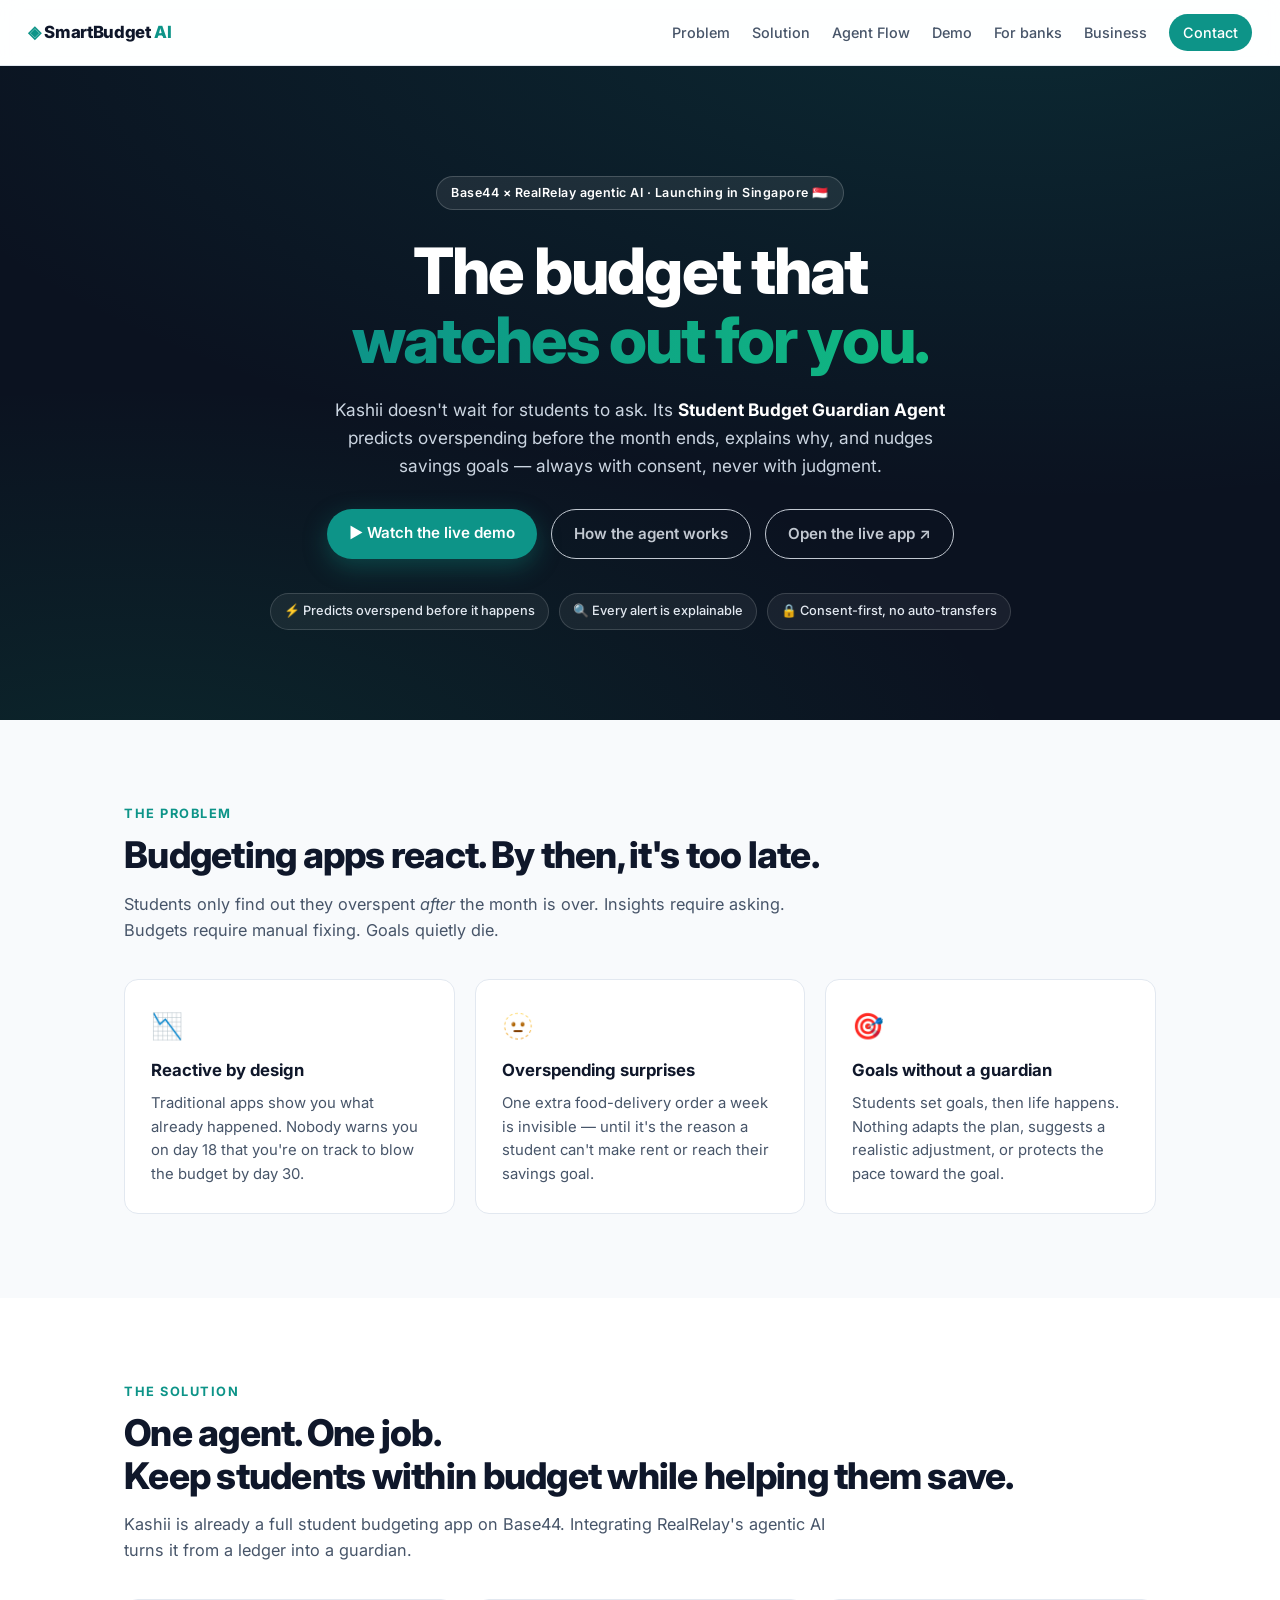
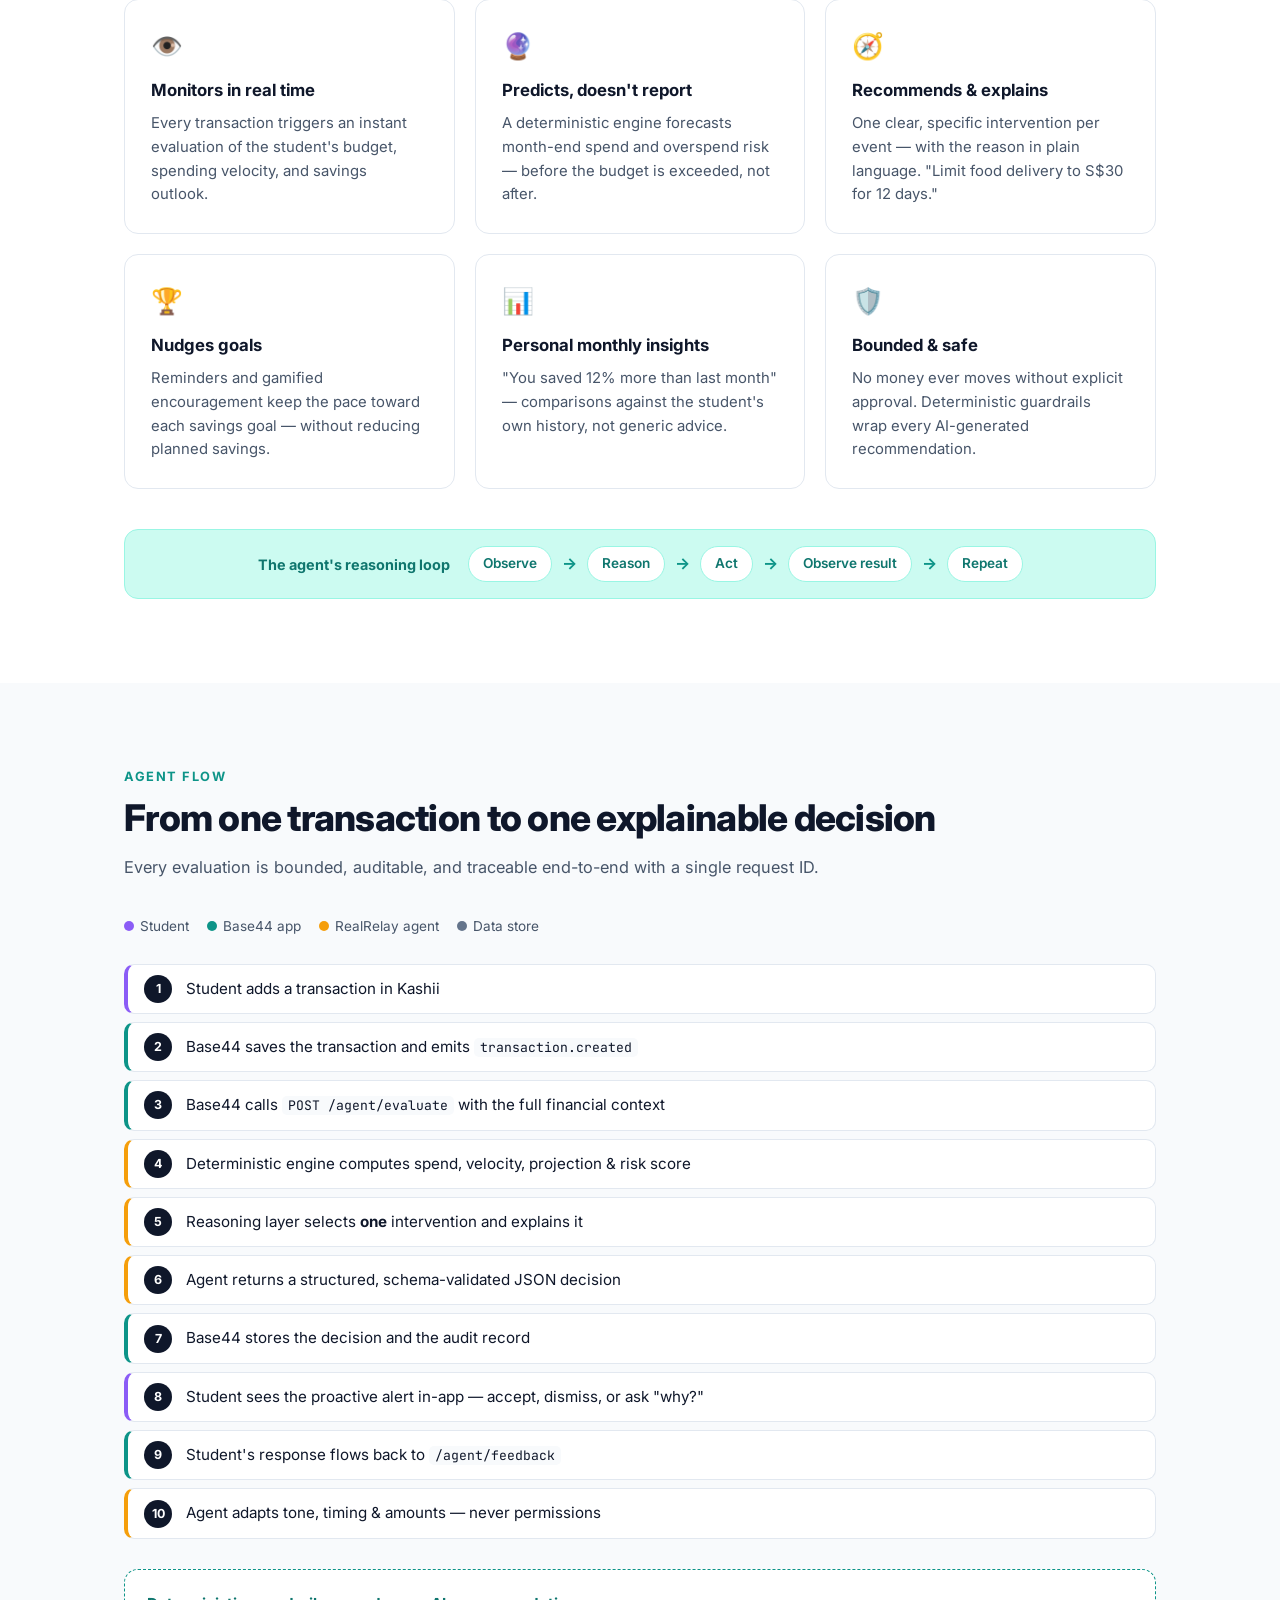
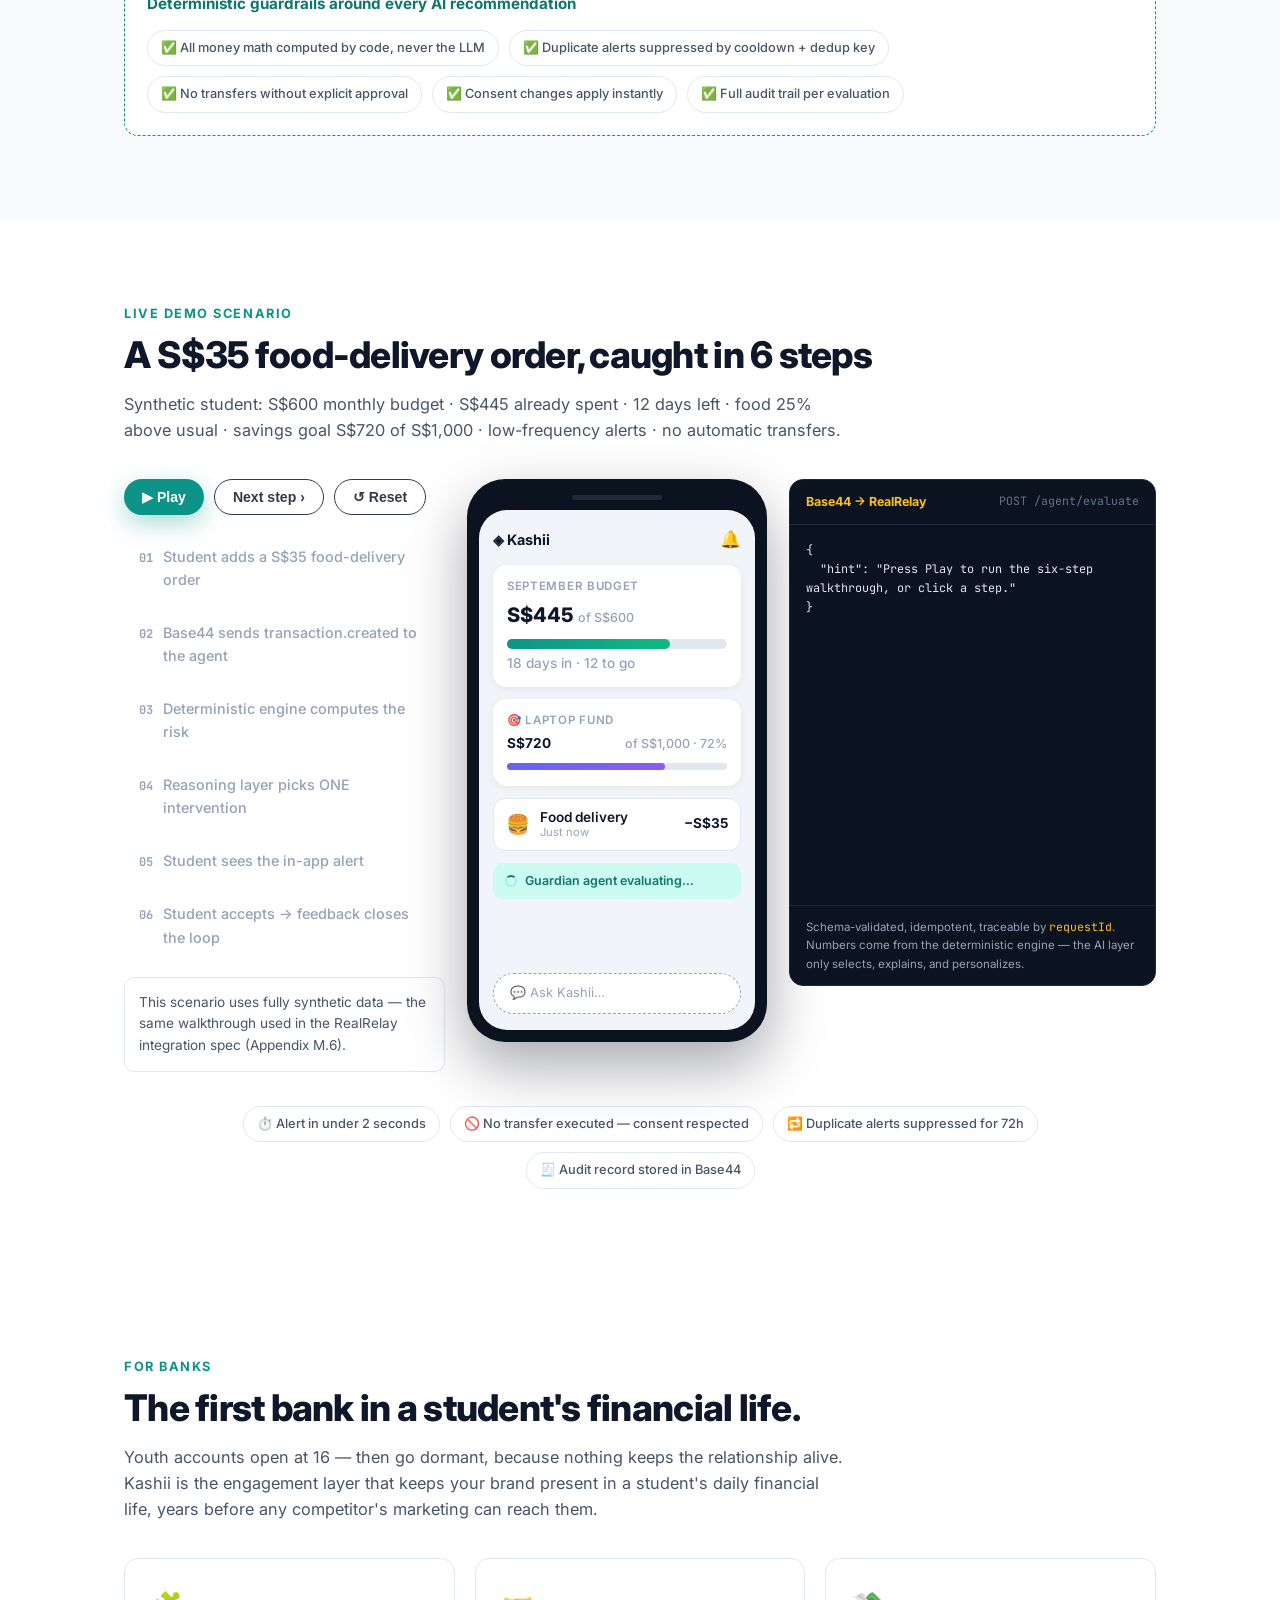
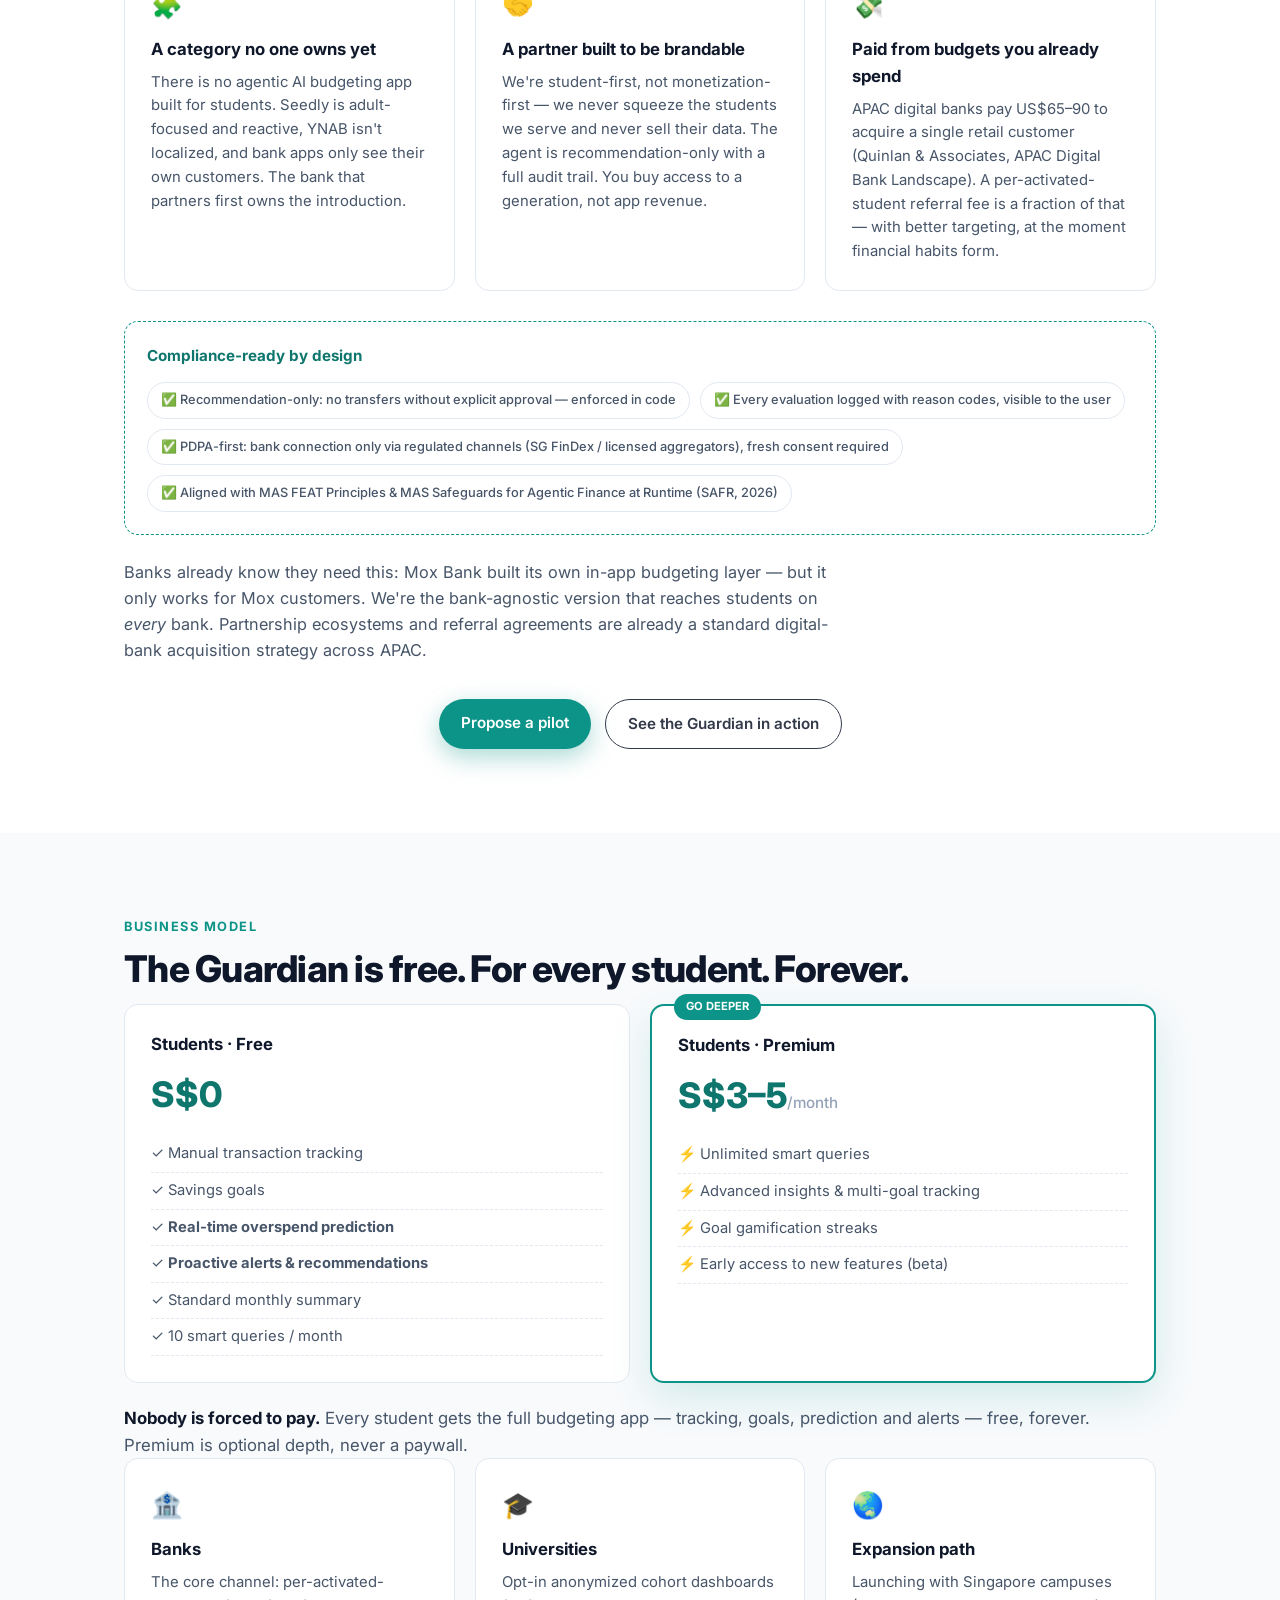
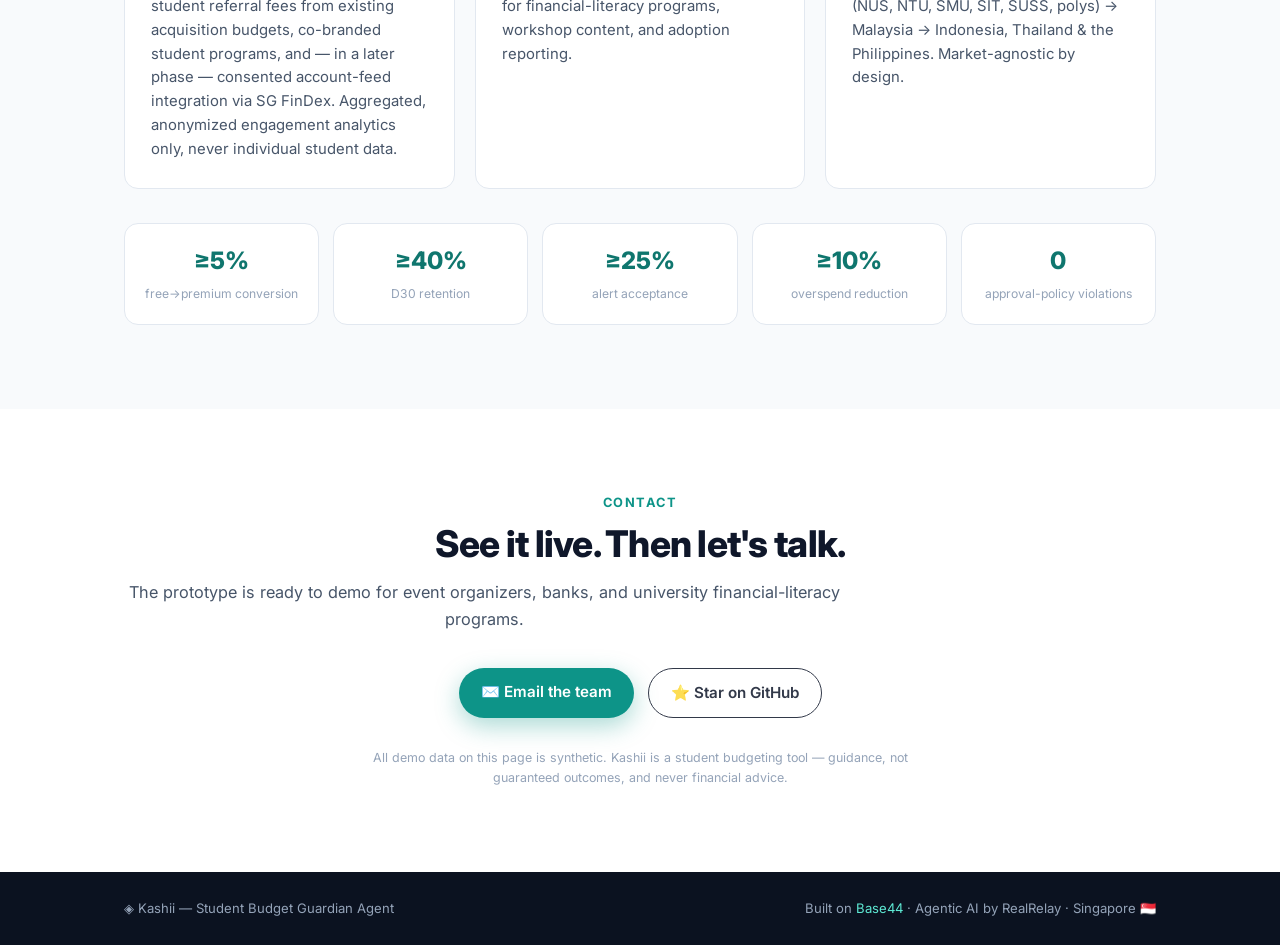
<file: index.html>
<!DOCTYPE html>
<html lang="en">
<head>
  <meta charset="UTF-8">
  <meta name="viewport" content="width=device-width, initial-scale=1.0">
  <title>Kashii — The Student Budget Guardian Agent</title>
  <meta name="description" content="Kashii makes student budgeting agentic: it predicts overspending before it happens and explains every recommendation. Built on Base44 with RealRelay agentic AI.">
  <link rel="preconnect" href="https://fonts.googleapis.com">
  <link rel="preconnect" href="https://fonts.gstatic.com" crossorigin>
  <link href="https://fonts.googleapis.com/css2?family=Inter:wght@400;500;600;700;800&family=JetBrains+Mono:wght@400;500&display=swap" rel="stylesheet">
  <link rel="stylesheet" href="style.css">
</head>
<body>

<nav class="nav">
  <a href="#hero" class="logo"><span class="logo-mark">◈</span> SmartBudget <em>AI</em></a>
  <button class="nav-toggle" id="navToggle" aria-label="Toggle menu">☰</button>
  <div class="nav-links" id="navLinks">
    <a href="#problem">Problem</a>
    <a href="#solution">Solution</a>
    <a href="#agent-flow">Agent Flow</a>
    <a href="#demo">Demo</a>
    <a href="#banks">For banks</a>
    <a href="#business">Business</a>
    <a href="#contact" class="nav-cta">Contact</a>
  </div>
</nav>

<header class="hero" id="hero">
  <div class="hero-inner">
    <span class="hero-badge">Base44 × RealRelay agentic AI · Launching in Singapore 🇸🇬</span>
    <h1>The budget that<br><span class="grad">watches out for you.</span></h1>
    <p class="hero-sub">Kashii doesn't wait for students to ask. Its <strong>Student Budget Guardian Agent</strong> predicts overspending before the month ends, explains why, and nudges savings goals — always with consent, never with judgment.</p>
    <div class="hero-ctas">
      <a href="#demo" class="btn btn-primary">▶ Watch the live demo</a>
      <a href="#agent-flow" class="btn btn-ghost">How the agent works</a>
      <a href="https://smart-winged-budget-flow.base44.app" class="btn btn-ghost">Open the live app ↗</a>
    </div>
    <div class="hero-chips">
      <span class="chip">⚡ Predicts overspend before it happens</span>
      <span class="chip">🔍 Every alert is explainable</span>
      <span class="chip">🔒 Consent-first, no auto-transfers</span>
    </div>
  </div>
</header>

<main>

<!-- ============ PROBLEM ============ -->
<section id="problem" class="section reveal">
  <div class="wrap">
    <p class="kicker">The problem</p>
    <h2>Budgeting apps react. By then, it's too late.</h2>
    <p class="section-sub">Students only find out they overspent <em>after</em> the month is over. Insights require asking. Budgets require manual fixing. Goals quietly die.</p>
    <div class="card-grid three">
      <div class="card">
        <div class="card-icon">📉</div>
        <h3>Reactive by design</h3>
        <p>Traditional apps show you what already happened. Nobody warns you on day 18 that you're on track to blow the budget by day 30.</p>
      </div>
      <div class="card">
        <div class="card-icon">🫥</div>
        <h3>Overspending surprises</h3>
        <p>One extra food-delivery order a week is invisible — until it's the reason a student can't make rent or reach their savings goal.</p>
      </div>
      <div class="card">
        <div class="card-icon">🎯</div>
        <h3>Goals without a guardian</h3>
        <p>Students set goals, then life happens. Nothing adapts the plan, suggests a realistic adjustment, or protects the pace toward the goal.</p>
      </div>
    </div>
  </div>
</section>

<!-- ============ SOLUTION ============ -->
<section id="solution" class="section alt reveal">
  <div class="wrap">
    <p class="kicker">The solution</p>
    <h2>One agent. One job.<br>Keep students within budget while helping them save.</h2>
    <p class="section-sub">Kashii is already a full student budgeting app on Base44. Integrating RealRelay's agentic AI turns it from a ledger into a guardian.</p>
    <div class="card-grid three">
      <div class="card">
        <div class="card-icon">👁️</div>
        <h3>Monitors in real time</h3>
        <p>Every transaction triggers an instant evaluation of the student's budget, spending velocity, and savings outlook.</p>
      </div>
      <div class="card">
        <div class="card-icon">🔮</div>
        <h3>Predicts, doesn't report</h3>
        <p>A deterministic engine forecasts month-end spend and overspend risk — before the budget is exceeded, not after.</p>
      </div>
      <div class="card">
        <div class="card-icon">🧭</div>
        <h3>Recommends &amp; explains</h3>
        <p>One clear, specific intervention per event — with the reason in plain language. "Limit food delivery to S$30 for 12 days."</p>
      </div>
      <div class="card">
        <div class="card-icon">🏆</div>
        <h3>Nudges goals</h3>
        <p>Reminders and gamified encouragement keep the pace toward each savings goal — without reducing planned savings.</p>
      </div>
      <div class="card">
        <div class="card-icon">📊</div>
        <h3>Personal monthly insights</h3>
        <p>"You saved 12% more than last month" — comparisons against the student's own history, not generic advice.</p>
      </div>
      <div class="card">
        <div class="card-icon">🛡️</div>
        <h3>Bounded &amp; safe</h3>
        <p>No money ever moves without explicit approval. Deterministic guardrails wrap every AI-generated recommendation.</p>
      </div>
    </div>
    <div class="loop-strip">
      <span class="loop-title">The agent's reasoning loop</span>
      <span class="loop-step">Observe</span><span class="loop-arrow">→</span>
      <span class="loop-step">Reason</span><span class="loop-arrow">→</span>
      <span class="loop-step">Act</span><span class="loop-arrow">→</span>
      <span class="loop-step">Observe result</span><span class="loop-arrow">→</span>
      <span class="loop-step">Repeat</span>
    </div>
  </div>
</section>

<!-- ============ AGENT FLOW ============ -->
<section id="agent-flow" class="section reveal">
  <div class="wrap">
    <p class="kicker">Agent flow</p>
    <h2>From one transaction to one explainable decision</h2>
    <p class="section-sub">Every evaluation is bounded, auditable, and traceable end-to-end with a single request ID.</p>
    <div class="flow-legend">
      <span><i class="dot dot-student"></i>Student</span>
      <span><i class="dot dot-base44"></i>Base44 app</span>
      <span><i class="dot dot-realrelay"></i>RealRelay agent</span>
      <span><i class="dot dot-data"></i>Data store</span>
    </div>
    <ol class="flow-timeline">
      <li data-actor="student">Student adds a transaction in Kashii</li>
      <li data-actor="base44">Base44 saves the transaction and emits <code>transaction.created</code></li>
      <li data-actor="base44">Base44 calls <code>POST /agent/evaluate</code> with the full financial context</li>
      <li data-actor="realrelay">Deterministic engine computes spend, velocity, projection &amp; risk score</li>
      <li data-actor="realrelay">Reasoning layer selects <strong>one</strong> intervention and explains it</li>
      <li data-actor="realrelay">Agent returns a structured, schema-validated JSON decision</li>
      <li data-actor="base44">Base44 stores the decision and the audit record</li>
      <li data-actor="student">Student sees the proactive alert in-app — accept, dismiss, or ask "why?"</li>
      <li data-actor="base44">Student's response flows back to <code>/agent/feedback</code></li>
      <li data-actor="realrelay">Agent adapts tone, timing &amp; amounts — never permissions</li>
    </ol>
    <div class="guardrails">
      <p class="guardrails-title">Deterministic guardrails around every AI recommendation</p>
      <div class="chip-row">
        <span class="chip">✅ All money math computed by code, never the LLM</span>
        <span class="chip">✅ Duplicate alerts suppressed by cooldown + dedup key</span>
        <span class="chip">✅ No transfers without explicit approval</span>
        <span class="chip">✅ Consent changes apply instantly</span>
        <span class="chip">✅ Full audit trail per evaluation</span>
      </div>
    </div>
  </div>
</section>

<!-- ============ DEMO ============ -->
<section id="demo" class="section alt reveal">
  <div class="wrap">
    <p class="kicker">Live demo scenario</p>
    <h2>A S$35 food-delivery order, caught in 6 steps</h2>
    <p class="section-sub">Synthetic student: S$600 monthly budget · S$445 already spent · 12 days left · food 25% above usual · savings goal S$720 of S$1,000 · low-frequency alerts · no automatic transfers.</p>

    <div class="demo-layout">
      <!-- left: step driver -->
      <div class="demo-driver">
        <div class="demo-controls">
          <button id="demoPlay" class="btn btn-primary">▶ Play</button>
          <button id="demoNext" class="btn btn-ghost">Next step ›</button>
          <button id="demoReset" class="btn btn-ghost">↺ Reset</button>
        </div>
        <ol class="demo-steps" id="demoSteps"></ol>
        <div class="demo-note" id="demoNote"></div>
      </div>

      <!-- center: phone -->
      <div class="phone-wrap">
        <div class="phone">
          <div class="phone-notch"></div>
          <div class="phone-screen">
            <div class="app-header">
              <span class="app-title">◈ Kashii</span>
              <span class="app-bell" id="appBell">🔔</span>
            </div>

            <div class="app-card">
              <div class="app-card-label">September budget</div>
              <div class="app-big"><span id="spentValue">S$445</span> <span class="app-muted">of S$600</span></div>
              <div class="bar">
                <div class="bar-fill" id="barSpent" style="width:74%"></div>
                <div class="bar-marker" id="barProjection" title="Projected month-end: S$665"></div>
              </div>
              <div class="app-row app-muted"><span id="projectionLabel">18 days in · 12 to go</span></div>
            </div>

            <div class="app-card">
              <div class="app-card-label">🎯 Laptop fund</div>
              <div class="app-row"><strong>S$720</strong> <span class="app-muted">of S$1,000 · 72%</span></div>
              <div class="bar slim"><div class="bar-fill goal" style="width:72%"></div></div>
            </div>

            <div class="app-txn" id="txnRow" hidden>
              <span class="txn-icon">🍔</span>
              <span class="txn-name">Food delivery<small>Just now</small></span>
              <span class="txn-amt">−S$35</span>
            </div>

            <div class="app-eval" id="evalBadge" hidden>
              <span class="spinner"></span> Guardian agent evaluating…
            </div>

            <div class="app-alert" id="alertCard" hidden>
              <div class="alert-head"><span class="risk-pill">High risk</span><span class="app-muted">now</span></div>
              <p class="alert-msg" id="alertMsg"></p>
              <div class="alert-actions">
                <button class="btn-mini" id="acceptBtn">Accept</button>
                <button class="btn-mini ghost">Dismiss</button>
              </div>
              <a class="why-link" id="whyLink">Why am I seeing this?</a>
              <p class="why-text" id="whyText" hidden></p>
            </div>

            <div class="app-accepted" id="acceptedCard" hidden>✅ Recommendation accepted — feedback sent to your agent</div>

            <div class="ask-box">💬 Ask Kashii…</div>
          </div>
        </div>
      </div>

      <!-- right: JSON -->
      <div class="json-panel">
        <div class="json-tab">
          <span class="json-dir" id="jsonDir">Base44 → RealRelay</span>
          <span class="json-eta" id="jsonEta">POST /agent/evaluate</span>
        </div>
        <pre class="json-view" id="jsonView"></pre>
        <p class="json-caption">Schema-validated, idempotent, traceable by <code>requestId</code>. Numbers come from the deterministic engine — the AI layer only selects, explains, and personalizes.</p>
      </div>
    </div>

    <div class="demo-badges">
      <span class="chip">⏱️ Alert in under 2 seconds</span>
      <span class="chip">🚫 No transfer executed — consent respected</span>
      <span class="chip">🔁 Duplicate alerts suppressed for 72h</span>
      <span class="chip">🧾 Audit record stored in Base44</span>
    </div>
  </div>
</section>

<!-- ============ FOR BANKS ============ -->
<section id="banks" class="section alt reveal">
  <div class="wrap">
    <p class="kicker">For banks</p>
    <h2>The first bank in a student's financial life.</h2>
    <p class="section-sub">Youth accounts open at 16 — then go dormant, because nothing keeps the relationship alive. Kashii is the engagement layer that keeps your brand present in a student's daily financial life, years before any competitor's marketing can reach them.</p>
    <div class="card-grid three">
      <div class="card">
        <div class="card-icon">🧩</div>
        <h3>A category no one owns yet</h3>
        <p>There is no agentic AI budgeting app built for students. Seedly is adult-focused and reactive, YNAB isn't localized, and bank apps only see their own customers. The bank that partners first owns the introduction.</p>
      </div>
      <div class="card">
        <div class="card-icon">🤝</div>
        <h3>A partner built to be brandable</h3>
        <p>We're student-first, not monetization-first — we never squeeze the students we serve and never sell their data. The agent is recommendation-only with a full audit trail. You buy access to a generation, not app revenue.</p>
      </div>
      <div class="card">
        <div class="card-icon">💸</div>
        <h3>Paid from budgets you already spend</h3>
        <p>APAC digital banks pay US$65–90 to acquire a single retail customer (Quinlan &amp; Associates, APAC Digital Bank Landscape). A per-activated-student referral fee is a fraction of that — with better targeting, at the moment financial habits form.</p>
      </div>
    </div>
    <div class="guardrails">
      <p class="guardrails-title">Compliance-ready by design</p>
      <div class="chip-row">
        <span class="chip">✅ Recommendation-only: no transfers without explicit approval — enforced in code</span>
        <span class="chip">✅ Every evaluation logged with reason codes, visible to the user</span>
        <span class="chip">✅ PDPA-first: bank connection only via regulated channels (SG FinDex / licensed aggregators), fresh consent required</span>
        <span class="chip">✅ Aligned with MAS FEAT Principles &amp; MAS Safeguards for Agentic Finance at Runtime (SAFR, 2026)</span>
      </div>
    </div>
    <p class="section-sub" style="margin-top:1.5rem">Banks already know they need this: Mox Bank built its own in-app budgeting layer — but it only works for Mox customers. We're the bank-agnostic version that reaches students on <em>every</em> bank. Partnership ecosystems and referral agreements are already a standard digital-bank acquisition strategy across APAC.</p>
    <div class="hero-ctas" style="justify-content:center">
      <a href="#contact" class="btn btn-primary">Propose a pilot</a>
      <a href="#demo" class="btn btn-ghost">See the Guardian in action</a>
    </div>
  </div>
</section>

<!-- ============ BUSINESS ============ -->
<section id="business" class="section reveal">
  <div class="wrap">
    <p class="kicker">Business model</p>
    <h2>The Guardian is free. For every student. Forever.</h2>
    <div class="card-grid two">
      <div class="card tier">
        <h3>Students · Free</h3>
        <p class="price">S$0</p>
        <ul>
          <li>✓ Manual transaction tracking</li>
          <li>✓ Savings goals</li>
          <li>✓ <strong>Real-time overspend prediction</strong></li>
          <li>✓ <strong>Proactive alerts &amp; recommendations</strong></li>
          <li>✓ Standard monthly summary</li>
          <li>✓ 10 smart queries / month</li>
        </ul>
      </div>
      <div class="card tier featured">
        <span class="tier-flag">Go deeper</span>
        <h3>Students · Premium</h3>
        <p class="price">S$3–5<span class="per">/month</span></p>
        <ul>
          <li>⚡ Unlimited smart queries</li>
          <li>⚡ Advanced insights &amp; multi-goal tracking</li>
          <li>⚡ Goal gamification streaks</li>
          <li>⚡ Early access to new features (beta)</li>
        </ul>
      </div>
    </div>
    <p style="margin-top:22px;font-size:1.05rem;color:var(--ink-soft);"><strong style="color:var(--ink);">Nobody is forced to pay.</strong> Every student gets the full budgeting app — tracking, goals, prediction and alerts — free, forever. Premium is optional depth, never a paywall.</p>
    <div class="card-grid three">
      <div class="card">
        <div class="card-icon">🏦</div>
        <h3>Banks</h3>
        <p>The core channel: per-activated-student referral fees from existing acquisition budgets, co-branded student programs, and — in a later phase — consented account-feed integration via SG FinDex. Aggregated, anonymized engagement analytics only, never individual student data.</p>
      </div>
      <div class="card">
        <div class="card-icon">🎓</div>
        <h3>Universities</h3>
        <p>Opt-in anonymized cohort dashboards for financial-literacy programs, workshop content, and adoption reporting.</p>
      </div>
      <div class="card">
        <div class="card-icon">🌏</div>
        <h3>Expansion path</h3>
        <p>Launching with Singapore campuses (NUS, NTU, SMU, SIT, SUSS, polys) → Malaysia → Indonesia, Thailand &amp; the Philippines. Market-agnostic by design.</p>
      </div>
    </div>
    <div class="kpi-row">
      <div class="kpi"><strong>≥5%</strong><span>free→premium conversion</span></div>
      <div class="kpi"><strong>≥40%</strong><span>D30 retention</span></div>
      <div class="kpi"><strong>≥25%</strong><span>alert acceptance</span></div>
      <div class="kpi"><strong>≥10%</strong><span>overspend reduction</span></div>
      <div class="kpi"><strong>0</strong><span>approval-policy violations</span></div>
    </div>
  </div>
</section>

<!-- ============ CONTACT ============ -->
<section id="contact" class="section alt reveal">
  <div class="wrap contact-wrap">
    <p class="kicker">Contact</p>
    <h2>See it live. Then let's talk.</h2>
    <p class="section-sub">The prototype is ready to demo for event organizers, banks, and university financial-literacy programs.</p>
    <div class="contact-actions">
      <a href="mailto:your-team@smartbudget-ai.example" class="btn btn-primary">✉️ Email the team</a>
      <a href="https://github.com/username/smartbudget-ai" class="btn btn-ghost">⭐ Star on GitHub</a>
    </div>
    <p class="fine-print">All demo data on this page is synthetic. Kashii is a student budgeting tool — guidance, not guaranteed outcomes, and never financial advice.</p>
  </div>
</section>

</main>

<footer class="footer">
  <div class="wrap">
    <span>◈ Kashii — Student Budget Guardian Agent</span>
    <span>Built on <a href="https://base44.com" target="_blank" rel="noopener">Base44</a> · Agentic AI by RealRelay · Singapore 🇸🇬</span>
  </div>
</footer>

<script src="script.js"></script>
</body>
</html>
</file>
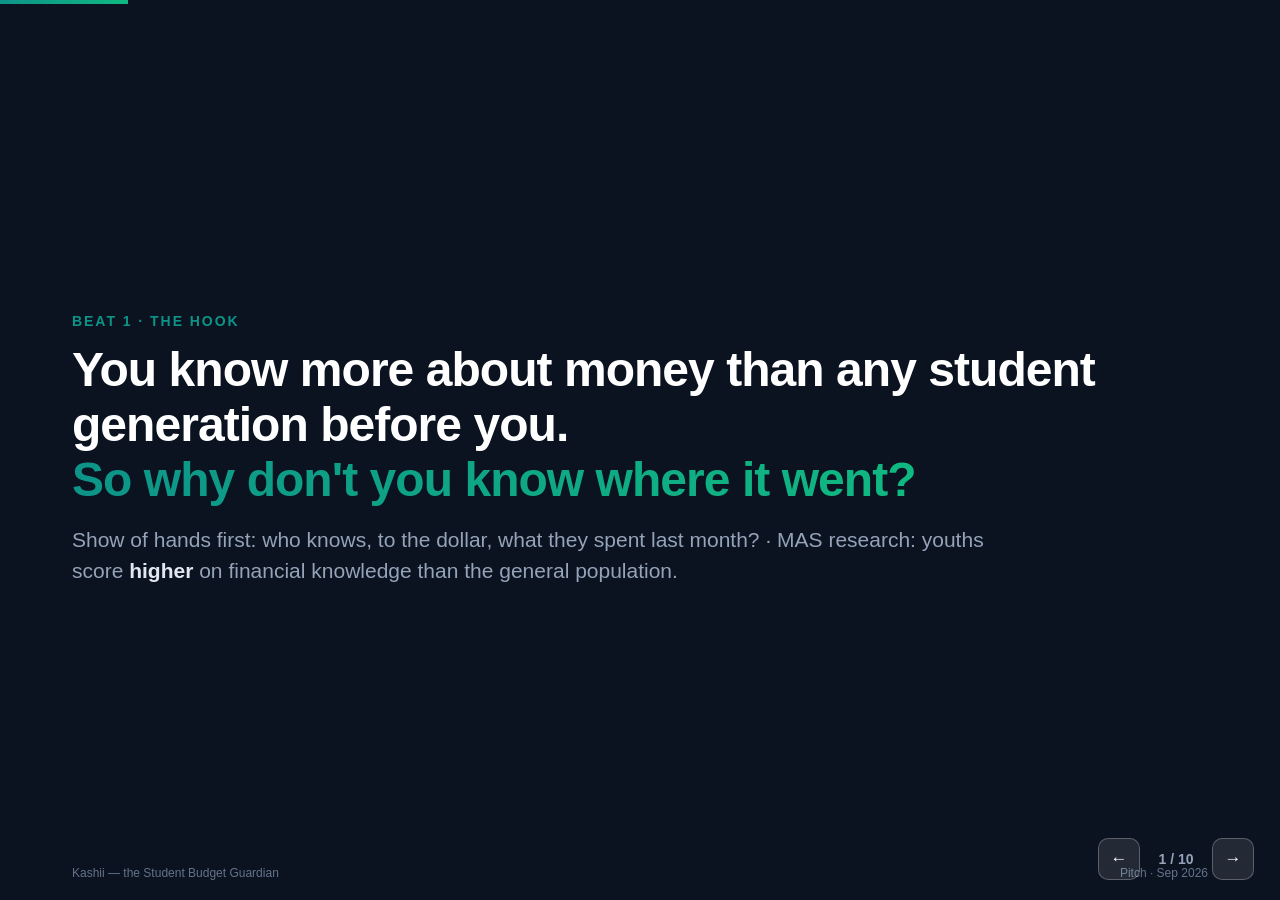
<file: deck.html>
<!DOCTYPE html>
<html lang="en">
<head>
<meta charset="UTF-8">
<meta name="viewport" content="width=device-width, initial-scale=1.0">
<title>Kashii — Pitch Deck</title>
<style>
:root{
  --ink:#0f172a; --ink-soft:#475569; --ink-faint:#94a3b8;
  --brand:#0d9488; --brand-dark:#0f766e; --brand-light:#ccfbf1;
  --grad-a:#0d9488; --grad-b:#10b981;
  --warn:#f59e0b; --danger:#ef4444; --dark:#0b1220; --line:#e2e8f0; --card:#fff;
}
*{margin:0;padding:0;box-sizing:border-box}
html,body{height:100%;overflow:hidden;background:var(--dark)}
body{font-family:Inter,-apple-system,BlinkMacSystemFont,"Segoe UI",sans-serif;color:var(--ink)}
.deck{position:relative;width:100vw;height:100vh}
.slide{position:absolute;inset:0;display:none;padding:52px 72px;flex-direction:column;justify-content:center;background:var(--dark)}
.slide.active{display:flex}
.slide.light{background:#f8fafc}
.slide h1{font-size:48px;line-height:1.14;font-weight:800;letter-spacing:-.02em}
.slide h2{font-size:36px;line-height:1.16;font-weight:800;letter-spacing:-.02em;margin-bottom:8px}
.slide .sub{font-size:21px;line-height:1.5;margin-top:16px;max-width:920px}
.kicker{display:inline-block;font-size:14px;font-weight:700;letter-spacing:.14em;text-transform:uppercase;color:var(--brand);margin-bottom:14px}
.light .kicker{color:var(--brand-dark)}
.anchorline{font-size:16px;font-style:italic;color:var(--ink-soft);margin-bottom:24px;max-width:840px}
.slide.dark .anchorline{color:#94a3b8}
.grad{background:linear-gradient(90deg,var(--grad-a),var(--grad-b));-webkit-background-clip:text;background-clip:text;color:transparent}
ul.big{list-style:none;margin-top:6px}
ul.big li{font-size:21px;line-height:1.42;padding:11px 0 11px 36px;position:relative;border-bottom:1px solid var(--line)}
ul.big li:last-child{border-bottom:none}
ul.big li::before{content:"✓";position:absolute;left:4px;color:var(--brand);font-weight:800}
.stat-grid{display:grid;grid-template-columns:repeat(3,1fr);gap:20px;margin-top:16px}
.stat{background:var(--card);border:1px solid var(--line);border-radius:14px;padding:22px 20px}
.stat .n{font-size:36px;font-weight:800;color:var(--brand-dark);letter-spacing:-.02em}
.stat .l{font-size:14px;color:var(--ink-soft);margin-top:6px;line-height:1.4}
.slide.dark .stat{background:rgba(255,255,255,.05);border-color:rgba(255,255,255,.12)}
.slide.dark .stat .n{color:#2dd4bf}
.slide.dark .stat .l{color:#94a3b8}
.foot{position:absolute;left:72px;right:72px;bottom:20px;font-size:12px;color:var(--ink-faint);display:flex;justify-content:space-between}
.slide.dark .foot{color:#64748b}
.flow{display:flex;align-items:stretch;gap:0;margin-top:20px}
.fbox{flex:1;background:var(--card);border:1px solid var(--line);border-radius:14px;padding:20px 16px;text-align:center}
.fbox h3{font-size:18px;font-weight:800}
.fbox p{font-size:13px;color:var(--ink-soft);margin-top:4px}
.fbox.final{background:var(--dark);border-color:var(--dark);color:#fff}
.fbox.final p{color:#94a3b8}
.farrow{display:flex;align-items:center;justify-content:center;padding:0 8px;font-size:24px;color:var(--brand);font-weight:800}
.nav{position:fixed;right:26px;bottom:20px;z-index:99;display:flex;gap:8px;align-items:center}
.nav button{background:rgba(255,255,255,.1);border:1px solid rgba(255,255,255,.25);color:#fff;font-size:17px;width:42px;height:42px;border-radius:10px;cursor:pointer;font-weight:700}
.nav button:hover{background:rgba(255,255,255,.22)}
.counter{color:#94a3b8;font-size:14px;font-weight:600;min-width:56px;text-align:center}
.prog{position:fixed;left:0;top:0;height:4px;background:linear-gradient(90deg,var(--grad-a),var(--grad-b));z-index:100;transition:width .25s}
.note{font-size:15px;color:var(--ink-soft);margin-top:14px;max-width:880px}
.slide.dark .note{color:#94a3b8}
.hl{color:var(--brand-dark);font-weight:800}
.slide.dark .hl{color:#2dd4bf;font-weight:800}
.closewrap{display:flex;align-items:flex-start;gap:36px;margin-top:4px}
.closewrap .txt{flex:1;min-width:0}
.qrwrap{flex:0 0 auto;background:#fff;border-radius:14px;padding:12px;text-align:center;box-shadow:0 8px 30px rgba(0,0,0,.35);margin-top:4px}
.qrwrap img{display:block;width:130px;height:130px}
.qrwrap .cap{font-size:12px;font-weight:800;color:#0f172a;margin-top:6px;max-width:130px}
.slide h2{margin-bottom:14px}
.bigline{font-size:30px;font-weight:800;line-height:1.3;margin-top:10px;max-width:940px}
</style>
</head>
<body>
<div class="prog" id="prog"></div>
<div class="deck" id="deck">

<!-- BEAT 1 HOOK -->
<section class="slide dark active">
  <span class="kicker">Beat 1 · The hook</span>
  <h1 style="color:#fff">You know more about money than any student generation before you.<br><span class="grad">So why don't you know where it went?</span></h1>
  <p class="sub" style="color:#94a3b8">Show of hands first: who knows, to the dollar, what they spent last month? · MAS research: youths score <b style="color:#e2e8f0">higher</b> on financial knowledge than the general population.</p>
  <div class="foot"><span>Kashii — the Student Budget Guardian</span><span>Pitch · Sep 2026</span></div>
</section>

<!-- BEAT 2 PROBLEM -->
<section class="slide light">
  <span class="kicker">Beat 2 · The problem is a habit, not knowledge</span>
  <p class="anchorline">Anchor: "Nothing solved the doing."</p>
  <h2>Education solved the knowing.<br><span class="hl">Nothing solved the doing.</span></h2>
  <div class="stat-grid">
    <div class="stat"><div class="n">52%</div><div class="l">of Singapore adults don't know their monthly spend — worst at 18–24 (SmartWealth, 1,183 adults)</div></div>
    <div class="stat"><div class="n">72%</div><div class="l">of people who DO track their spending don't overspend — the habit is the protective factor</div></div>
    <div class="stat"><div class="n">0</div><div class="l">good options for students today: a Notes app, mental math, or nothing</div></div>
  </div>
  <div class="foot"><span>SmartWealth survey Feb 2022 · NFCS via MAS 2024</span></div>
</section>

<!-- BEAT 3 LANDSCAPE -->
<section class="slide light">
  <span class="kicker">Beat 3 · What exists, why it's not enough</span>
  <p class="anchorline">Anchor: "That empty corner is us."</p>
  <h2>The honest map — nobody owns<br><span class="hl">student-specific × Singapore-local × proactive.</span></h2>
  <ul class="big">
    <li><b>Seedly</b> — real and trusted… but built for salaried adults, and <b>reactive</b>: it tells you after you spent it. S$3.98/mo</li>
    <li><b>Bank apps</b> (digibank) — one bank only, generic views</li>
    <li><b>YNAB</b> — powerful, but ~S$20/mo and has no idea what a hawker centre or MRT concession is</li>
    <li><b>Youth accounts</b> (FRANK · POSB · CIMB) — happily open your account at 16… then the relationship just sits there. The rails exist. The engagement doesn't.</li>
  </ul>
  <div class="foot"><span>App-comparison research, verified Sep 2026</span></div>
</section>

<!-- BEAT 4 AGENT -->
<section class="slide dark">
  <span class="kicker">Beat 4 · One agent, one job</span>
  <p class="anchorline">Anchor: "One agent, one job."</p>
  <h2 style="color:#fff">The Student Budget Guardian.<br><span class="grad">Not a chatbot. Not a bank. Not an investment app.</span></h2>
  <ul class="big">
    <li style="color:#e2e8f0">One job: <b>keep students within budget while helping them save</b></li>
    <li style="color:#e2e8f0">Predicts overspend <b>BEFORE</b> the month ends — and acts: one clear recommendation per event, plain language, never judgmental</li>
    <li style="color:#e2e8f0">The money math is <b>deterministic code</b>, not an AI guessing — the AI handles the talking, the code handles the numbers</li>
    <li style="color:#e2e8f0">Every decision is logged, auditable, and reproducible</li>
  </ul>
  <div class="foot"><span>Kashii</span></div>
</section>

<!-- BEAT 5 DEMO -->
<section class="slide dark">
  <span class="kicker">Beat 5 · Live demo — switch to the app, breathe first</span>
  <p class="anchorline">Anchor: "computed, logged, and reproducible." · Let the room read the banner before you speak.</p>
  <h2 style="color:#fff">The live app. Not a video.</h2>
  <ul class="big">
    <li style="color:#e2e8f0">Our student: <b>S$600 budget, mid-month, saving S$720 toward a S$1,000 laptop</b></li>
    <li style="color:#e2e8f0">Tired after class → orders food delivery → <b>S$35. One tap.</b></li>
    <li style="color:#e2e8f0">Banner: <b>~S$65 over budget on current pace — limit food to S$30 for the next 12 days.</b> No shame, no lecture — a plan</li>
    <li style="color:#e2e8f0">Tap "Why am I seeing this?" → food 25% above usual pattern, the projection, the math. No black box</li>
    <li style="color:#e2e8f0">Second expense → <b>nothing</b>. That's the cooldown — guides, doesn't nag. Guardian Log: every evaluation on record</li>
    <li style="color:#e2e8f0">Each evaluation cost half a cent. <b>S$0.01 to protect that student's month.</b></li>
  </ul>
  <div class="foot"><span>App: smart-winged-budget-flow.base44.app</span><span>Verified: risk 82 · S$665 projected · 36ms</span></div>
</section>

<!-- BEAT 6 TRUST -->
<section class="slide light">
  <span class="kicker">Beat 6 · Why this is trustworthy</span>
  <p class="anchorline">Anchor: "That's the architecture."</p>
  <h2>Trust has to be engineered,<br><span class="hl">not requested.</span></h2>
  <ul class="big">
    <li>Frozen, machine-validated contracts — every input and output checked against a JSON schema <b>before anything reaches a student's screen</b></li>
    <li>Full test suite against the exact scenario they just saw — the harness caught <b>our own mistakes</b> before anyone else could. We show, not claim</li>
    <li>The hard rule, in code: the Guardian <b>categorically cannot move money</b>. It recommends. Nothing happens without the student's explicit approval</li>
  </ul>
  <div class="foot"><span>Verified Sep 12–13, 2026 · deterministic-engine-0.1.0 · policy 1.0.0-demo · MAS FEAT / SAFR-aligned</span></div>
</section>

<!-- BEAT 7 BUSINESS -->
<section class="slide light">
  <span class="kicker">Beat 7 · The business — bank collaboration · slow down here</span>
  <p class="anchorline">Anchor: "Students never pay for the Guardian. Ever."</p>
  <h2>Banks already spend real money winning young customers.<br><span class="hl">The account opens… and sleeps.</span></h2>
  <div class="flow">
    <div class="fbox"><h3>Student</h3><p>joins free, forever</p></div>
    <div class="farrow">→</div>
    <div class="fbox"><h3>Guardian</h3><p>proves value every week</p></div>
    <div class="farrow">→</div>
    <div class="fbox"><h3>Bank pays</h3><p>per activated student, from its existing acquisition budget</p></div>
    <div class="farrow">→</div>
    <div class="fbox final"><h3>Revenue</h3><p>a fraction of the bank's US$65–90 cost</p></div>
  </div>
  <p class="note">Acquiring ONE retail customer costs APAC digital banks <span class="hl">US$65–90</span> (Quinlan via Fintech News HK, Jun 2023) · Trust Bank pays a bonus rate per successful referral · Mox Bank built its own budgeting layer — but it only reaches Mox customers. <b>We are the bank-agnostic version.</b> First-mover, category-owning presence: no agentic budgeting app for students exists, anywhere we searched.</p>
  <p class="note" style="font-weight:800;color:var(--ink)">Students never pay for the Guardian. Ever. (Premium S$3–5/mo is optional depth — unlimited queries, advanced insights, streaks, beta access — never a paywall.)</p>
  <div class="foot"><span>Quinlan &amp; Associates, "APAC Digital Bank Landscape" (2023) · Trust Bank referral precedent · Mox Bank validation</span></div>
</section>

<!-- BEAT 8 NUMBERS -->
<section class="slide light">
  <span class="kicker">Beat 8 · The numbers</span>
  <p class="anchorline">Anchor: "a number and a date."</p>
  <h2>Absurd unit economics, in the good way.</h2>
  <div class="stat-grid">
    <div class="stat"><div class="n">20k+</div><div class="l">new poly students per year — 100k+ addressable funnel with JCs and upper-secondary (MOE ESD 2025)</div></div>
    <div class="stat"><div class="n">S$0.005</div><div class="l">per evaluation → ~S$0.05 per student per month</div></div>
    <div class="stat"><div class="n">S$3–5</div><div class="l">premium tier, in the band Seedly proved at S$3.98 — but the bank channel makes the Guardian free</div></div>
  </div>
  <div class="stat-grid">
    <div class="stat"><div class="n">Week 4</div><div class="l">pilot target: majority of active users can name their monthly spend — today 52% of adults can't</div></div>
    <div class="stat"><div class="n">≥10%</div><div class="l">overspend reduction among engaged users, measured in the pilot</div></div>
    <div class="stat"><div class="n">Y1→Y3</div><div class="l">~S$4–5k pilot → ~S$55k SG launch → ~S$250k regional (projections, labeled ASSUMPTION)</div></div>
  </div>
  <div class="foot"><span>MOE ESD 2025 · SmartWealth 2022 · our engine, verified</span></div>
</section>

<!-- BEAT 9 ROADMAP -->
<section class="slide dark">
  <span class="kicker">Beat 9 · Traction &amp; roadmap</span>
  <p class="anchorline">Anchor: "watch a pilot."</p>
  <h2 style="color:#fff">Everything you saw today is real.</h2>
  <ul class="big">
    <li style="color:#e2e8f0"><b>Today:</b> the app is live, the engine is verified, the audit trail works — you just watched it</li>
    <li style="color:#e2e8f0"><b>Next:</b> a controlled pilot on one or two campuses — 100 to 500 students, PDPA-first data handling</li>
    <li style="color:#e2e8f0"><b>Then:</b> Malaysia → Indonesia → Thailand — the architecture is already multi-currency and privacy-law-mapped</li>
  </ul>
  <p class="bigline" style="color:#fff">We're not asking you to believe a roadmap.<br><span class="grad">We're asking you to watch a pilot.</span></p>
  <div class="foot"><span>Kashii</span></div>
</section>

<!-- BEAT 10 CLOSE -->
<section class="slide dark">
  <span class="kicker">Beat 10 · The ask &amp; close</span>
  <p class="anchorline">Anchor: "before it's gone." · The bank that partners first owns the introduction to an entire generation.</p>
  <h2 style="color:#fff">Our ask, split three ways.</h2>
  <div class="closewrap">
    <div class="txt">
      <ul class="big">
        <li style="color:#e2e8f0"><b>Students:</b> try it, break it, and tell us what your money did</li>
        <li style="color:#e2e8f0"><b>Banks &amp; partners:</b> a pilot. Your youth accounts, our Guardian, one semester, measured overspend reduction — and we'll show you the audit trail</li>
        <li style="color:#e2e8f0"><b>Everyone:</b> our generation knows more about money than any before us. Kashii is how we finally make that knowledge move</li>
      </ul>
      <p class="bigline" style="color:#fff;margin-top:20px;font-size:24px">Find out where your money goes — <span class="grad">before it's gone.</span></p>
    </div>
    <div class="qrwrap"><img src="qr-app.png" alt="Scan to try Kashii"><div class="cap">Scan — try it, break it</div></div>
  </div>
  <div class="foot"><span>Kashii · smart-winged-budget-flow.base44.app · zenfix3-cyber.github.io/SmartBudgetAI</span><span>Thank you</span></div>
</section>

</div>
<div class="nav">
  <button id="prev" aria-label="Previous">←</button>
  <span class="counter" id="ctr">1 / 10</span>
  <button id="next" aria-label="Next">→</button>
</div>
<script>
const slides=[...document.querySelectorAll('.slide')];let i=0;
function show(n){i=Math.max(0,Math.min(slides.length-1,n));slides.forEach((s,k)=>s.classList.toggle('active',k===i));
document.getElementById('ctr').textContent=(i+1)+' / '+slides.length;
document.getElementById('prog').style.width=((i+1)/slides.length*100)+'%';}
document.getElementById('next').onclick=()=>show(i+1);
document.getElementById('prev').onclick=()=>show(i-1);
addEventListener('keydown',e=>{if(['ArrowRight',' ','PageDown','Enter'].includes(e.key))show(i+1);
if(['ArrowLeft','PageUp','Backspace'].includes(e.key))show(i-1);});
addEventListener('click',e=>{if(e.target.tagName!=='BUTTON')show(i+1);});
show(0);
</script>
</body>
</html>
</file>
<file: style.css>
/* ============ SmartBudget AI — GitHub Pages site ============ */
:root {
  --ink: #0f172a;
  --ink-soft: #475569;
  --ink-faint: #94a3b8;
  --bg: #f8fafc;
  --card: #ffffff;
  --line: #e2e8f0;
  --brand: #0d9488;
  --brand-dark: #0f766e;
  --brand-light: #ccfbf1;
  --grad-a: #0d9488;
  --grad-b: #10b981;
  --warn: #f59e0b;
  --danger: #ef4444;
  --dark: #0b1220;
  --radius: 14px;
  --mono: "JetBrains Mono", ui-monospace, SFMono-Regular, Menlo, monospace;
}

* { margin: 0; padding: 0; box-sizing: border-box; }

html { scroll-behavior: smooth; }

body {
  font-family: "Inter", -apple-system, BlinkMacSystemFont, "Segoe UI", sans-serif;
  background: var(--bg);
  color: var(--ink);
  line-height: 1.6;
}

.wrap { max-width: 1080px; margin: 0 auto; padding: 0 24px; }

/* ---------- nav ---------- */
.nav {
  position: sticky; top: 0; z-index: 50;
  display: flex; align-items: center; justify-content: space-between;
  padding: 14px 28px;
  background: rgba(255,255,255,.85);
  backdrop-filter: blur(10px);
  border-bottom: 1px solid var(--line);
}
.logo { font-weight: 800; font-size: 1.05rem; color: var(--ink); text-decoration: none; letter-spacing: -.02em; }
.logo em { font-style: normal; color: var(--brand); }
.logo-mark { color: var(--brand); }
.nav-links { display: flex; gap: 22px; align-items: center; }
.nav-links a { text-decoration: none; color: var(--ink-soft); font-size: .9rem; font-weight: 500; }
.nav-links a:hover { color: var(--brand-dark); }
.nav-cta {
  background: var(--brand); color: #fff !important;
  padding: 7px 14px; border-radius: 999px;
}
.nav-toggle { display: none; border: none; background: none; font-size: 1.4rem; cursor: pointer; }

@media (max-width: 760px) {
  .nav-toggle { display: block; }
  .nav-links {
    display: none; position: absolute; top: 100%; left: 0; right: 0;
    flex-direction: column; background: #fff; padding: 18px;
    border-bottom: 1px solid var(--line); gap: 14px;
  }
  .nav-links.open { display: flex; }
}

/* ---------- hero ---------- */
.hero {
  background:
    radial-gradient(1200px 500px at 80% -10%, rgba(13,148,136,.18), transparent),
    radial-gradient(900px 400px at 10% 110%, rgba(16,185,129,.12), transparent),
    var(--dark);
  color: #fff;
  padding: 110px 24px 90px;
}
.hero-inner { max-width: 880px; margin: 0 auto; text-align: center; }
.hero-badge {
  display: inline-block; font-size: .78rem; font-weight: 600; letter-spacing: .04em;
  background: rgba(255,255,255,.08); border: 1px solid rgba(255,255,255,.18);
  padding: 6px 14px; border-radius: 999px; margin-bottom: 26px;
}
.hero h1 { font-size: clamp(2.4rem, 6vw, 4rem); font-weight: 800; letter-spacing: -.03em; line-height: 1.08; }
.grad { background: linear-gradient(90deg, var(--grad-a), var(--grad-b)); -webkit-background-clip: text; background-clip: text; color: transparent; }
.hero-sub { color: #cbd5e1; max-width: 640px; margin: 22px auto 30px; font-size: 1.08rem; }
.hero-sub strong { color: #fff; }
.hero-ctas { display: flex; gap: 14px; justify-content: center; flex-wrap: wrap; }
.hero-chips { margin-top: 34px; display: flex; gap: 10px; justify-content: center; flex-wrap: wrap; }

.btn { display: inline-block; padding: 12px 22px; border-radius: 999px; font-weight: 600; font-size: .95rem; text-decoration: none; border: none; cursor: pointer; transition: transform .15s ease, box-shadow .15s ease; }
.btn:hover { transform: translateY(-2px); }
.btn-primary { background: var(--brand); color: #fff; box-shadow: 0 8px 24px rgba(13,148,136,.35); }
.btn-ghost { background: transparent; color: inherit; border: 1.5px solid currentColor; opacity: .85; }
.hero .btn-ghost { color: #e2e8f0; }

.chip {
  display: inline-block; font-size: .8rem; font-weight: 500;
  background: var(--card); border: 1px solid var(--line);
  padding: 7px 13px; border-radius: 999px; color: var(--ink-soft);
}
.hero .chip { background: rgba(255,255,255,.06); border-color: rgba(255,255,255,.15); color: #e2e8f0; }
.chip-row { display: flex; flex-wrap: wrap; gap: 10px; }

/* ---------- sections ---------- */
.section { padding: 84px 0; }
.section.alt { background: #fff; }
.kicker { color: var(--brand); font-weight: 700; font-size: .8rem; letter-spacing: .12em; text-transform: uppercase; margin-bottom: 10px; }
h2 { font-size: clamp(1.6rem, 3.6vw, 2.3rem); font-weight: 800; letter-spacing: -.02em; line-height: 1.15; margin-bottom: 14px; }
.section-sub { color: var(--ink-soft); max-width: 720px; margin-bottom: 36px; font-size: 1.02rem; }

.card-grid { display: grid; gap: 20px; }
.card-grid.three { grid-template-columns: repeat(3, 1fr); }
.card-grid.two { grid-template-columns: repeat(2, 1fr); margin-bottom: 20px; }
@media (max-width: 860px) { .card-grid.three { grid-template-columns: 1fr; } }
@media (max-width: 640px)  { .card-grid.two { grid-template-columns: 1fr; } }

.card { background: var(--card); border: 1px solid var(--line); border-radius: var(--radius); padding: 26px; }
.card h3 { font-size: 1.05rem; margin-bottom: 8px; }
.card p { color: var(--ink-soft); font-size: .93rem; }
.card-icon { font-size: 1.6rem; margin-bottom: 10px; }

/* reasoning loop strip */
.loop-strip {
  margin-top: 40px; display: flex; flex-wrap: wrap; gap: 10px; align-items: center; justify-content: center;
  background: var(--brand-light); border: 1px solid #99f6e4; border-radius: var(--radius);
  padding: 16px 22px;
}
.loop-title { font-weight: 700; color: var(--brand-dark); margin-right: 8px; font-size: .9rem; }
.loop-step { background: #fff; border: 1px solid #99f6e4; border-radius: 999px; padding: 6px 14px; font-size: .85rem; font-weight: 600; color: var(--brand-dark); }
.loop-arrow { color: var(--brand); font-weight: 700; }

/* ---------- agent flow ---------- */
.flow-legend { display: flex; flex-wrap: wrap; gap: 18px; margin-bottom: 26px; font-size: .85rem; color: var(--ink-soft); }
.dot { display: inline-block; width: 10px; height: 10px; border-radius: 50%; margin-right: 6px; }
.dot-student { background: #8b5cf6; }
.dot-base44 { background: #0d9488; }
.dot-realrelay { background: #f59e0b; }
.dot-data { background: #64748b; }

.flow-timeline { list-style: none; counter-reset: step; position: relative; }
.flow-timeline li {
  counter-increment: step;
  position: relative; padding: 12px 18px 12px 58px;
  background: var(--card); border: 1px solid var(--line);
  border-radius: 10px; margin-bottom: 8px; font-size: .95rem;
  border-left: 4px solid var(--line);
}
.flow-timeline li::before {
  content: counter(step);
  position: absolute; left: 16px; top: 50%; transform: translateY(-50%);
  width: 28px; height: 28px; border-radius: 50%;
  background: var(--ink); color: #fff; font-size: .78rem; font-weight: 700;
  display: flex; align-items: center; justify-content: center;
}
.flow-timeline li[data-actor="student"]   { border-left-color: #8b5cf6; }
.flow-timeline li[data-actor="base44"]    { border-left-color: #0d9488; }
.flow-timeline li[data-actor="realrelay"] { border-left-color: #f59e0b; }
.flow-timeline li[data-actor="data"]     { border-left-color: #64748b; }
.flow-timeline code { font-family: var(--mono); font-size: .82rem; background: var(--bg); padding: 1px 6px; border-radius: 5px; }

.guardrails { margin-top: 30px; background: var(--card); border: 1px dashed var(--brand); border-radius: var(--radius); padding: 22px; }
.guardrails-title { font-weight: 700; font-size: .95rem; margin-bottom: 14px; color: var(--brand-dark); }

/* ---------- demo ---------- */
.demo-layout { display: grid; grid-template-columns: 1.05fr .95fr 1.2fr; gap: 22px; align-items: start; margin-top: 30px; }
@media (max-width: 1020px) { .demo-layout { grid-template-columns: 1fr; } }

.demo-controls { display: flex; gap: 10px; margin-bottom: 18px; flex-wrap: wrap; }
.demo-controls .btn { padding: 9px 18px; font-size: .88rem; }
.btn-ghost.ink { color: var(--ink); }

.demo-steps { list-style: none; }
.demo-steps li {
  padding: 11px 14px; border-radius: 10px; font-size: .9rem; font-weight: 500;
  color: var(--ink-faint); margin-bottom: 6px; border: 1px solid transparent;
  display: flex; gap: 10px; align-items: baseline;
}
.demo-steps li .num { font-family: var(--mono); font-size: .75rem; font-weight: 700; }
.demo-steps li.active { background: var(--brand-light); border-color: #99f6e4; color: var(--brand-dark); }
.demo-steps li.done { color: var(--ink-soft); text-decoration: line-through; text-decoration-color: var(--brand); }

.demo-note {
  margin-top: 16px; font-size: .85rem; color: var(--ink-soft);
  background: var(--card); border: 1px solid var(--line);
  border-radius: 10px; padding: 14px; min-height: 76px;
}

/* phone mockup */
.phone-wrap { display: flex; justify-content: center; position: sticky; top: 90px; }
.phone {
  width: 300px; background: var(--dark); border-radius: 38px; padding: 12px;
  box-shadow: 0 24px 60px rgba(2, 6, 23, .35);
}
.phone-notch { width: 90px; height: 5px; background: #1e293b; border-radius: 999px; margin: 4px auto 10px; }
.phone-screen {
  background: #f1f5f9; border-radius: 28px; padding: 16px 14px; min-height: 520px;
  display: flex; flex-direction: column; gap: 12px;
}
.app-header { display: flex; justify-content: space-between; align-items: center; font-weight: 700; font-size: .9rem; color: var(--ink); }
.app-bell { position: relative; font-size: 1.05rem; }
.app-bell.flash::after {
  content: "1"; position: absolute; top: -6px; right: -8px;
  background: var(--danger); color: #fff; font-size: .6rem; font-weight: 700;
  width: 15px; height: 15px; border-radius: 50%; display: flex; align-items: center; justify-content: center;
}
.app-card { background: #fff; border-radius: 14px; padding: 12px 14px; box-shadow: 0 2px 8px rgba(15,23,42,.06); }
.app-card-label { font-size: .72rem; font-weight: 600; color: var(--ink-faint); text-transform: uppercase; letter-spacing: .06em; margin-bottom: 4px; }
.app-big { font-size: 1.25rem; font-weight: 800; }
.app-muted { color: var(--ink-faint); font-size: .78rem; font-weight: 500; }
.app-row { display: flex; justify-content: space-between; align-items: center; font-size: .85rem; margin-top: 4px; }

.bar { position: relative; height: 10px; background: #e2e8f0; border-radius: 999px; margin: 8px 0 4px; overflow: visible; }
.bar.slim { height: 7px; }
.bar-fill { height: 100%; background: linear-gradient(90deg, var(--grad-a), var(--grad-b)); border-radius: 999px; transition: width .8s ease; }
.bar-fill.warn { background: linear-gradient(90deg, #f59e0b, #ef4444); }
.bar-fill.goal { background: linear-gradient(90deg, #6366f1, #8b5cf6); }
.bar-marker {
  position: absolute; top: -5px; width: 3px; height: 20px; border-radius: 2px;
  background: var(--danger); left: 100%; opacity: 0; transition: opacity .6s ease;
}
.bar-marker.show { opacity: 1; }

.app-txn {
  display: flex; align-items: center; gap: 10px;
  background: #fff; border: 1px solid var(--line); border-radius: 12px; padding: 10px 12px;
  animation: pop .4s ease;
}
.txn-icon { font-size: 1.2rem; }
.txn-name { font-size: .85rem; font-weight: 600; display: flex; flex-direction: column; line-height: 1.2; }
.txn-name small { font-weight: 400; color: var(--ink-faint); font-size: .7rem; }
.txn-amt { margin-left: auto; font-weight: 700; color: var(--ink); font-size: .85rem; }

.app-eval {
  display: flex; align-items: center; gap: 8px;
  font-size: .78rem; font-weight: 600; color: var(--brand-dark);
  background: var(--brand-light); border-radius: 10px; padding: 8px 12px;
}
.spinner {
  width: 12px; height: 12px; border: 2px solid #99f6e4; border-top-color: var(--brand-dark);
  border-radius: 50%; animation: spin .8s linear infinite;
}
@keyframes spin { to { transform: rotate(360deg); } }
@keyframes pop { from { transform: scale(.9); opacity: 0; } to { transform: scale(1); opacity: 1; } }

.app-alert {
  background: #fff; border: 1px solid #fecaca; border-left: 4px solid var(--danger);
  border-radius: 12px; padding: 12px; animation: pop .35s ease;
}
.alert-head { display: flex; justify-content: space-between; align-items: center; margin-bottom: 6px; }
.risk-pill { background: #fee2e2; color: #b91c1c; font-size: .68rem; font-weight: 700; padding: 3px 9px; border-radius: 999px; text-transform: uppercase; letter-spacing: .04em; }
.alert-msg { font-size: .78rem; color: var(--ink); line-height: 1.5; margin-bottom: 10px; }
.alert-actions { display: flex; gap: 8px; margin-bottom: 8px; }
.btn-mini {
  border: none; cursor: pointer; background: var(--brand); color: #fff;
  font-size: .75rem; font-weight: 700; padding: 6px 14px; border-radius: 999px;
}
.btn-mini.ghost { background: #f1f5f9; color: var(--ink-soft); border: 1px solid var(--line); }
.why-link { font-size: .72rem; color: var(--brand-dark); font-weight: 600; text-decoration: underline; cursor: pointer; }
.why-text { font-size: .72rem; color: var(--ink-soft); margin-top: 6px; }

.app-accepted {
  background: #ecfdf5; border: 1px solid #a7f3d0; color: #065f46;
  font-size: .78rem; font-weight: 600; border-radius: 12px; padding: 10px 12px;
  animation: pop .35s ease;
}

.ask-box {
  margin-top: auto; background: #fff; border: 1px dashed var(--ink-faint);
  border-radius: 999px; padding: 9px 16px; font-size: .8rem; color: var(--ink-faint);
}

/* json panel */
.json-panel { background: var(--dark); border-radius: var(--radius); overflow: hidden; border: 1px solid #1e293b; position: sticky; top: 90px; }
.json-tab { display: flex; justify-content: space-between; padding: 12px 16px; border-bottom: 1px solid #1e293b; font-size: .78rem; }
.json-dir { color: #fbbf24; font-weight: 700; }
.json-eta { color: #64748b; font-family: var(--mono); font-size: .72rem; }
.json-view {
  font-family: var(--mono); font-size: .74rem; line-height: 1.6; color: #e2e8f0;
  padding: 16px; height: 380px; overflow: auto; white-space: pre-wrap;
}
.json-caption { padding: 12px 16px; font-size: .72rem; color: #94a3b8; border-top: 1px solid #1e293b; }
.json-caption code { font-family: var(--mono); color: #fbbf24; }
.k { color: #93c5fd; } .s { color: #86efac; } .n { color: #fbbf24; } .b { color: #f0abfc; } .z { color: #64748b; }

.demo-badges { display: flex; flex-wrap: wrap; gap: 10px; justify-content: center; margin-top: 34px; }

/* ---------- business ---------- */
.tier { position: relative; }
.tier .price { font-size: 2.2rem; font-weight: 800; color: var(--brand-dark); margin: 6px 0 14px; }
.tier .price .per { font-size: .95rem; font-weight: 500; color: var(--ink-faint); }
.tier ul { list-style: none; }
.tier li { font-size: .92rem; color: var(--ink-soft); padding: 6px 0; border-bottom: 1px dashed var(--line); }
.tier.featured { border: 2px solid var(--brand); box-shadow: 0 16px 40px rgba(13,148,136,.15); }
.tier-flag {
  position: absolute; top: -12px; left: 22px; background: var(--brand); color: #fff;
  font-size: .7rem; font-weight: 700; padding: 4px 12px; border-radius: 999px; text-transform: uppercase;
}
.kpi-row { display: grid; grid-template-columns: repeat(5, 1fr); gap: 14px; margin-top: 34px; }
@media (max-width: 860px) { .kpi-row { grid-template-columns: repeat(2, 1fr); } }
.kpi { background: var(--card); border: 1px solid var(--line); border-radius: var(--radius); padding: 18px; text-align: center; }
.kpi strong { display: block; font-size: 1.5rem; font-weight: 800; color: var(--brand-dark); }
.kpi span { font-size: .76rem; color: var(--ink-faint); }

/* ---------- contact / footer ---------- */
.contact-wrap { text-align: center; }
.contact-actions { display: flex; gap: 14px; justify-content: center; flex-wrap: wrap; margin: 26px 0 30px; }
.fine-print { font-size: .78rem; color: var(--ink-faint); max-width: 560px; margin: 0 auto; }

.footer { background: var(--dark); color: #94a3b8; padding: 26px 0; font-size: .82rem; }
.footer .wrap { display: flex; justify-content: space-between; flex-wrap: wrap; gap: 10px; }
.footer a { color: #5eead4; text-decoration: none; }

/* reveal on scroll */
.reveal { opacity: 0; transform: translateY(24px); transition: opacity .6s ease, transform .6s ease; }
.reveal.visible { opacity: 1; transform: none; }
@media (prefers-reduced-motion: reduce) {
  .reveal { opacity: 1; transform: none; transition: none; }
  html { scroll-behavior: auto; }
}
</file>
